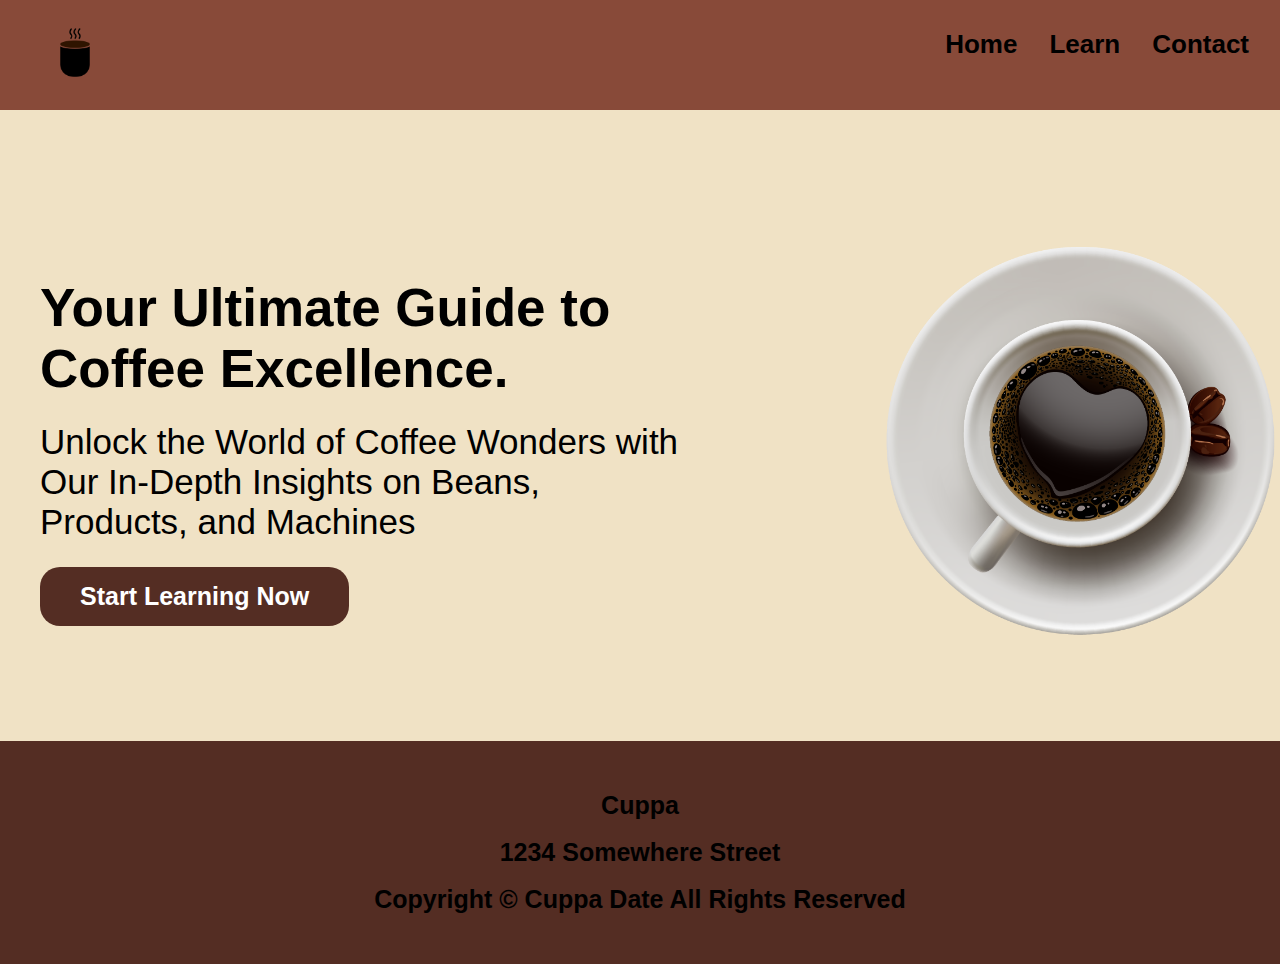
<file: QA_final/index.html>
<!DOCTYPE html>
<html lang="en">
<head>
    <meta charset="UTF-8">
    <meta name="viewport" content="width=device-width, initial-scale=1.0">
    <title>Home</title>
    <link rel="stylesheet" href="css/navbarfooter.css">
    <link rel="stylesheet" href="css/home.css">
</head>
<body>
<!-- navbar -->
    <div class="navbar">
        <img src="img/logo.png" alt="Logo" width="80" height="40">
        <a href="/contact.html">Contact</a>
        <a href="/learn.html">Learn</a>
        <a href="/index.html">Home</a>
      </div>

      <!-- delete this part and paste ur own -->
    <div class="home-desc">
        <div>
          <p class="intro">Your Ultimate Guide to<br>Coffee Excellence.</p>
          <p class="intro-cont">Unlock the World of Coffee Wonders with<br> Our In-Depth Insights on Beans, Products, and Machines</p>
          <a href="/learn.html" class="btn">Start Learning Now</a>
        </div>
        <img class="coffee" src="img/coffee.png"> 
    </div>

</body>

<!-- footer -->
<div class="footer">
    <div class="footer-container">
      <div class="footer-content">
        <p>Cuppa</p>
        <br>
        <p>1234 Somewhere Street</p>
        <br>
        <p>Copyright &copy; Cuppa Date All Rights Reserved</p>
      </div>
    </div>
  </div>

</html>
</file>
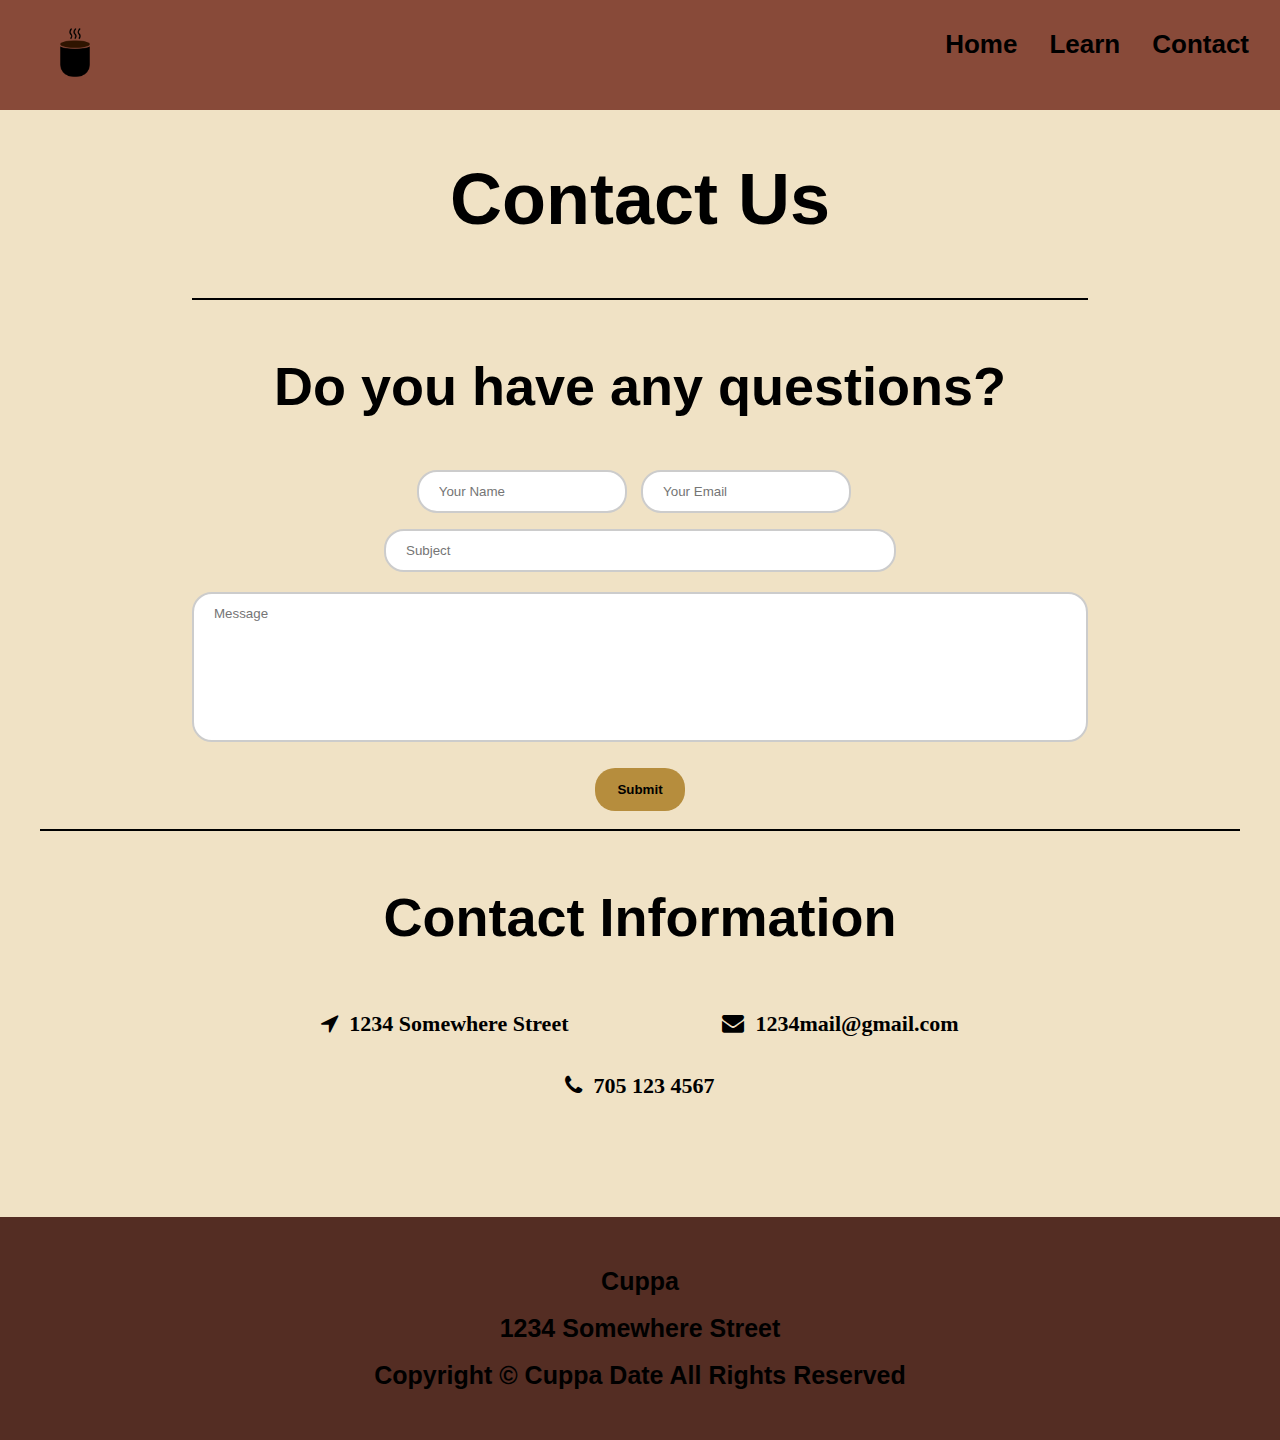
<file: QA_final/contact.html>
<!DOCTYPE html>
<html>
    <head>
        <link rel="stylesheet" href="https://cdnjs.cloudflare.com/ajax/libs/font-awesome/4.7.0/css/font-awesome.min.css">
        <link rel="stylesheet" type="text/css" href="css/contact.css" />
		<link rel="stylesheet" type="text/css" href="css/navbarfooter.css" />
        <title>Contact Form</title>
    </head>
    <body>
		<!-- Navbar -->
		<div class="navbar">
			<img src="img/logo.png" alt="Logo" width="80" height="40">
			<a href="/contact.html">Contact</a>
			<a href="/learn.html">Learn</a>
			<a href="/index.html">Home</a>
		</div>

		<!-- Form -->
		<div class="container">
			<h1>Contact Us</h1>
			<hr id="firstline">
			<h2 id="questions"> Do you have any questions? </h2>
			<form action="process_form.php" method="post">
			  <label for="name"></label>
			  <input type="text" id="name" name="name" placeholder="Your Name">
	  
			  <label for="email"></label>
			  <input type="email" id="email" name="email" placeholder="Your Email">
			</div>
			<div class="container2">
			  <label for="subject"></label>
			  <input type="text" id="subject" name="subject" placeholder="Subject">
			  <label for="message"></label>
			  <textarea id="message" placeholder="Message" name="message" required ></textarea> <br>
			<input type="submit" value="Submit">
			</form>
		<center>
			<hr>
		</center>
		<H2>Contact Information</H2>
		<center>
			<br>
			<div style="width: 100%; height: 100%; color: black; font-size: 22px; font-family: Futura PT; font-weight: 600; word-wrap: break-word"><i class="fa fa-location-arrow"></i>&nbsp;&nbsp;1234 Somewhere Street&nbsp;&nbsp;&nbsp;&nbsp;&nbsp;&nbsp;&nbsp;&nbsp;&nbsp;&nbsp;&nbsp;&nbsp;&nbsp;&nbsp;&nbsp;&nbsp;&nbsp;&nbsp;&nbsp;&nbsp;&nbsp;&nbsp;&nbsp;&nbsp;&nbsp;&nbsp;&nbsp;&nbsp;<i class="fa fa-envelope"></i>&nbsp;&nbsp;1234mail@gmail.com</div><br>
			<br>
			<div style="width: 100%; height: 100%; position: relative">
				<div style="width: 100%; height: 100%; color: black; font-size: 22px; font-family: Futura PT; font-weight: 600; word-wrap: break-word"><i class="fa fa-phone"></i>&nbsp;&nbsp;705 123 4567</div><br>
			</div>
		</div>
		</center>

		<!-- footer -->
		<div class="footer">
			<div class="footer-container">
				<div class="footer-content">
					<p>Cuppa</p>
					<br>
					<p>1234 Somewhere Street</p>
					<br>
					<p>Copyright &copy; Cuppa Date All Rights Reserved</p>
				</div>
			</div>
		</div>

		<script>
			function validateName() {
				var nameInput = document.getElementById("nameInput");
				nameInput.value = nameInput.value.replace(/[^a-zA-Z\s]/g, '');
			}

			function submitForm() {
				var nameInput = document.getElementById("nameInput").value;
				var emailInput = document.getElementById("emailInput").value;
				var msgInput = document.getElementById("msgInput").value;

				if (nameInput === "") {
					alert("Please enter your name.");
					return;
				}

				if (emailInput === "") {
					alert("Please enter your email.");
					return;
				}

				if (msgInput === "") {
					alert("Please enter your message.");
					return;
				}

				alert("Form submitted successfully!");
			}
		</script>

	<?php include("submit_form.php"); ?>

</body>
</html>
</file>
<file: QA_final/css/navbarfooter.css>
@import url('https://fonts.cdnfonts.com/css/futura-pt');
 
/* nav */
 body {
      margin: 0;
      font-family: 'Futura PT', sans-serif;
      background-color: #F0E2C5;
    }

.navbar {
      background-color: #884A39;
      overflow: hidden;
      padding: 15px;
    }

.navbar a {
      float: right;
      display: block;
      color: #000000;
      font-size: 26px;
      font-weight: 600;
      text-align: center;
      padding: 14px 16px;
      text-decoration: none;
    }

.navbar a:hover {
      color: #F0E2C5;
    }

.navbar img {
      float: left;
      height: auto;
      padding-left: 20px;
    }

/* footer */
.footer {
  color: #000000;
  font-family: 'Futura PT', sans-serif;
  background-color: #542D23;
  padding: 50px 0;
  text-align: center;
  width: 100%;
  margin-top: 100px;
}

.footer-container {
  max-width: 960px;
  margin: 0 auto;
  padding: 0 20px;
}

.footer-container h1 {
  font-weight: 400;
  font-size: 30px;
}

.footer-content p {
  margin: 0;
  font-family: 'Futura PT', sans-serif;
  font-size: 25px;
  font-weight: 600;
}
</file>
<file: QA_final/css/home.css>
@import url('https://fonts.cdnfonts.com/css/futura-pt');

.home-desc {
    display: flex;
    grid-template-columns: 1fr auto;
    color: black;
    font-family: 'Futura PT', sans-serif;
    justify-content: center;
    align-items: center;
    margin-top: 100px;
    margin-left: 40px;
    z-index: 1;
  }
  
  .intro {
    font-weight: 600;
    font-size: 53px;
  }
  
  .intro-cont {
    font-weight: 300;
    font-size: 35px;
    white-space: pre-line;
    margin-top: -30px;
  }
  
  .coffee {
    max-width: 400px;
    margin-top: 30px;
    margin-left: 200px;
  }

  .btn {
    display: inline-block;
    font-weight: 600;
    font-size: 25px;
    padding: 15px 40px;
    background-color: #542D23;
    color: #fff;
    text-decoration: none;
    border-radius: 20px;
    font-family: var(--sourcecode);
    margin-top: -10px;
  }
</file>
<file: QA_final/css/contact.css>
@import url('https://fonts.cdnfonts.com/css/futura-pt');

h1 {
    font-family: 'Futura PT', sans-serif;
    font-weight: 600;
    font-size: 72px;
    color: black;
    text-align: center;
}

h2 {
    font-family: 'Futura PT', sans-serif;
    font-weight: 600;
    font-size: 54px;
    color: black;
    text-align: center;
}

H3 {
    font-family: 'Futura PT', sans-serif;
    font-weight: 600;
    font-size: 44px;
    color: black;
    text-align: center;
}

h4 {
    font-family: 'Futura PT', sans-serif;
    font-weight: 400;
    font-size: 20px;
    color: black;
    line-height: 1.5;
}

hr {
    height: 2px; 
    width: 1200px;
    background-color: black; 
    border: none;
    margin: 10px 0;
}

.container {
    display: flex;
    flex-direction: column;
    justify-content: center;
    align-items: center;
  }

  .container2 {
    display: flex;
    flex-direction: column;
    justify-content: center;
    align-items: center;
  }

  input[id="subject"] {
    font-family: 'Josefin Sans', sans-serif;
    width: 40%; 
    padding: 12px 20px;
    margin: 8px 0;
    box-sizing: border-box;
    border: 2px solid #ccc;
    -webkit-border-radius: 20px;
    border-radius: 20px;
  }

.container input[type="text"],
.container input[type="email"] {
  font-family: 'Josefin Sans', sans-serif;
  width: 45%;
  padding: 12px 20px;
  margin: 8px 0;
  box-sizing: border-box;
  border: 2px solid #ccc;
  -webkit-border-radius: 20px;
  border-radius: 20px;
}

.container input[type="text"]:focus,
.container input[type="email"]:focus {
  border: 2px solid #555;
}

label {
  font-size: 16px;
  margin-right: 10px;
}

.container2 input[type="submit"] {
  font-family: 'Josefin Sans', sans-serif;
  font-weight: bold;
  width: 7%;
  background-color: #B68D3D;
  color: rgb(0, 0, 0);
  padding: 14px 20px;
  margin: 8px 0;
  border: none;
  border-radius: 4px;
  cursor: pointer;
  -webkit-border-radius: 20px;
  border-radius: 20px;

}

.container input[type="submit"]:hover {
  background-color: #987734;
}

textarea {
  font-family: 'Josefin Sans', sans-serif;
  width: 70%;
  height: 150px;
  padding: 12px 20px;
  box-sizing: border-box;
  border: 2px solid #ccc;
  border-radius: 4px;
  resize: none;
  margin-top: 12px;
  -webkit-border-radius: 20px;
  border-radius: 20px;
}

textarea:focus {
  border: 2px solid #555;
}

.container1 {
  display: flex;
  align-items: center;
  flex-direction: row;
  justify-content: flex-start;
  padding-right: 75px;
}

.container1 i {
  margin-right: 30px;
}

#firstline {
    text-align:center;
    width:70%;
  }
</file>
